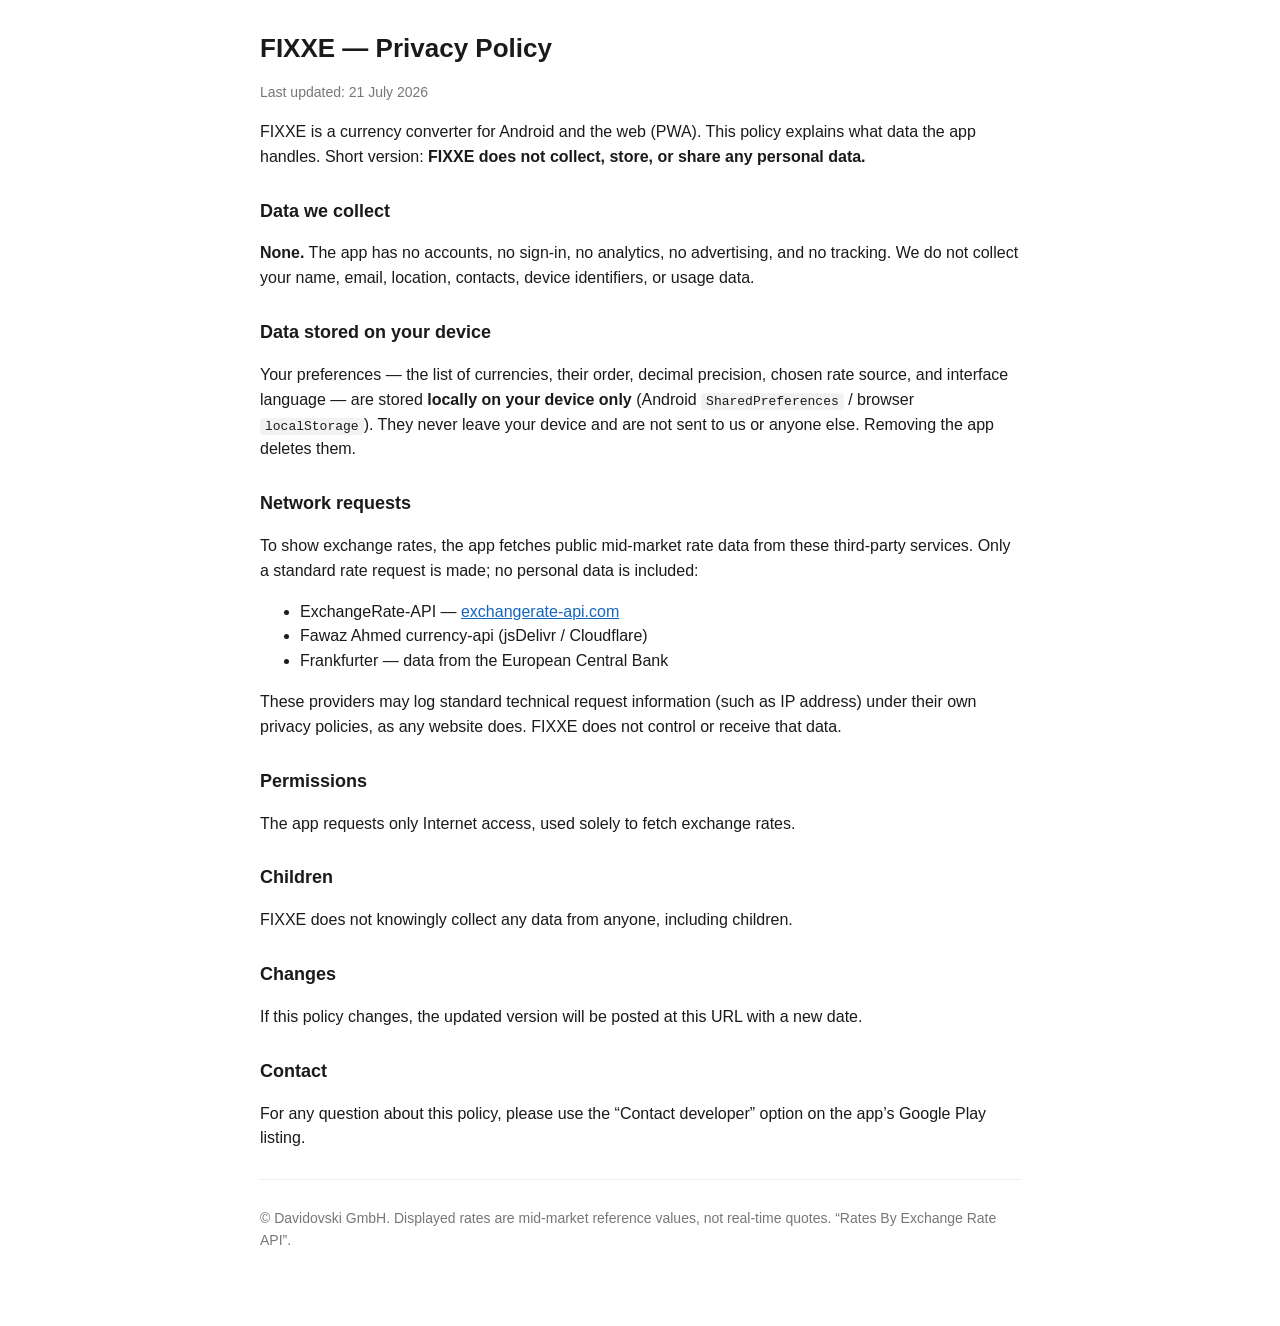
<file: web/privacy.html>
<!DOCTYPE html>
<html lang="en">
<head>
<meta charset="utf-8">
<meta name="viewport" content="width=device-width, initial-scale=1">
<title>FIXXE — Privacy Policy</title>
<style>
 body{font-family:-apple-system,BlinkMacSystemFont,"Segoe UI",Roboto,sans-serif;max-width:760px;margin:0 auto;padding:28px 20px 60px;color:#1a1a1a;line-height:1.55}
 h1{font-size:26px;margin:0 0 4px} h2{font-size:18px;margin:28px 0 8px}
 .muted{color:#777;font-size:14px} a{color:#1565C0}
 code{background:#f2f2f2;padding:1px 5px;border-radius:4px}
 hr{border:0;border-top:1px solid #eee;margin:28px 0}
</style>
</head>
<body>
<h1>FIXXE — Privacy Policy</h1>
<p class="muted">Last updated: 21 July 2026</p>

<p>FIXXE is a currency converter for Android and the web (PWA). This policy explains what
data the app handles. Short version: <strong>FIXXE does not collect, store, or share any
personal data.</strong></p>

<h2>Data we collect</h2>
<p><strong>None.</strong> The app has no accounts, no sign-in, no analytics, no advertising,
and no tracking. We do not collect your name, email, location, contacts, device identifiers,
or usage data.</p>

<h2>Data stored on your device</h2>
<p>Your preferences — the list of currencies, their order, decimal precision, chosen rate
source, and interface language — are stored <strong>locally on your device only</strong>
(Android <code>SharedPreferences</code> / browser <code>localStorage</code>). They never leave
your device and are not sent to us or anyone else. Removing the app deletes them.</p>

<h2>Network requests</h2>
<p>To show exchange rates, the app fetches public mid-market rate data from these third-party
services. Only a standard rate request is made; no personal data is included:</p>
<ul>
  <li>ExchangeRate-API — <a href="https://www.exchangerate-api.com">exchangerate-api.com</a></li>
  <li>Fawaz Ahmed currency-api (jsDelivr / Cloudflare)</li>
  <li>Frankfurter — data from the European Central Bank</li>
</ul>
<p>These providers may log standard technical request information (such as IP address) under
their own privacy policies, as any website does. FIXXE does not control or receive that data.</p>

<h2>Permissions</h2>
<p>The app requests only Internet access, used solely to fetch exchange rates.</p>

<h2>Children</h2>
<p>FIXXE does not knowingly collect any data from anyone, including children.</p>

<h2>Changes</h2>
<p>If this policy changes, the updated version will be posted at this URL with a new date.</p>

<h2>Contact</h2>
<p>For any question about this policy, please use the “Contact developer” option on the
app’s Google Play listing.</p>

<hr>
<p class="muted">© Davidovski GmbH. Displayed rates are mid-market reference values, not
real-time quotes. “Rates By Exchange Rate API”.</p>
</body>
</html>
</file>
